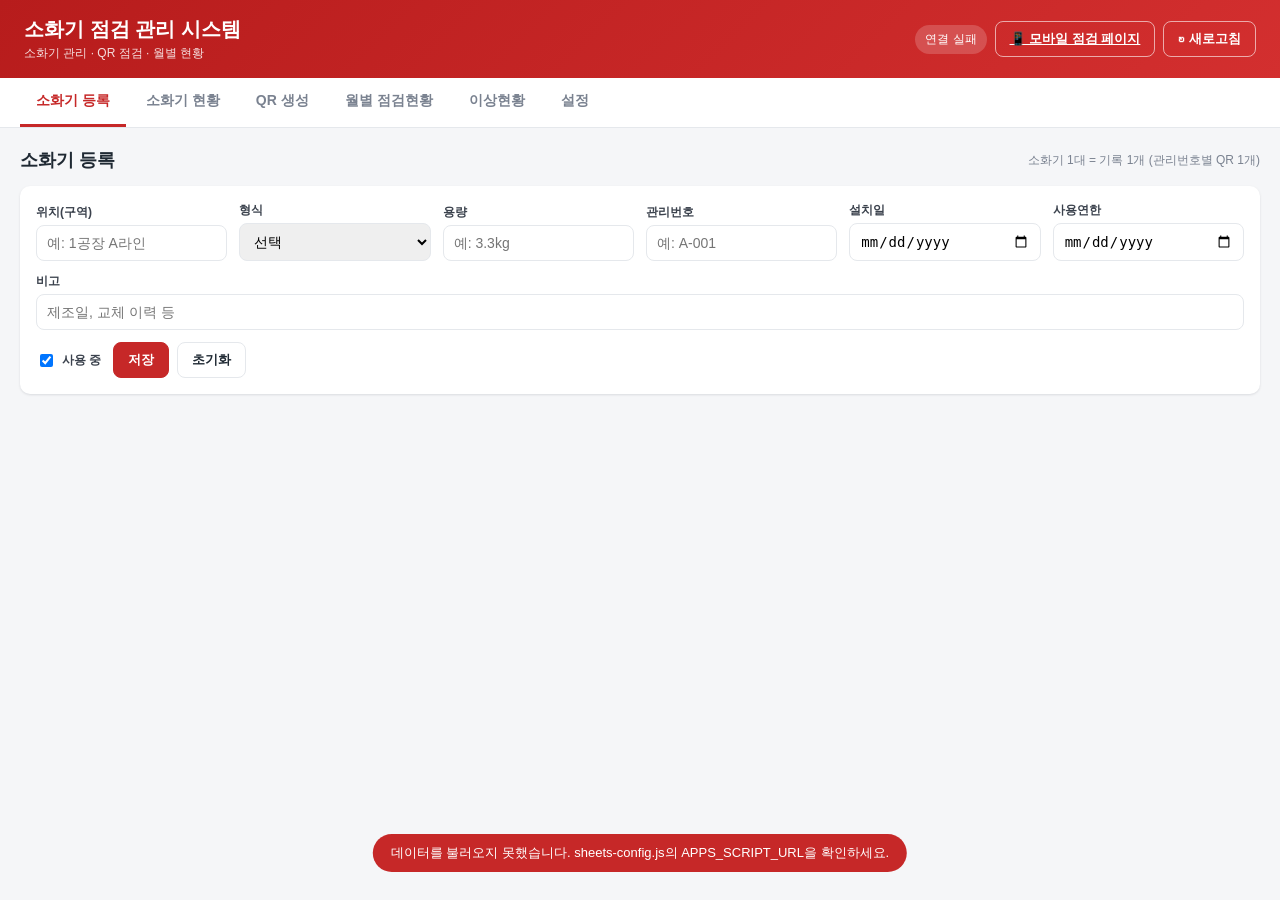
<file: index.html>
<!DOCTYPE html>
<html lang="ko">
<head>
  <meta charset="UTF-8" />
  <meta name="viewport" content="width=device-width, initial-scale=1.0" />
  <title>소화기 점검 관리 시스템</title>
  <link rel="stylesheet" href="./index.css" />
</head>
<body>
  <header class="topbar">
    <div class="topbar-left">
      <h1 id="siteTitle">소화기 점검 관리 시스템</h1>
      <p class="subtitle">소화기 관리 · QR 점검 · 월별 현황</p>
    </div>
    <div class="topbar-right">
      <span id="syncStatus" class="sync-status">데이터 로드 중…</span>
      <a class="btn btn-outline" href="./check.html" target="_blank">📱 모바일 점검 페이지</a>
      <button class="btn btn-outline" id="reloadBtn" type="button">↻ 새로고침</button>
    </div>
  </header>

  <nav class="tabs">
    <button class="tab active" data-tab="register" type="button">소화기 등록</button>
    <button class="tab" data-tab="ext" type="button">소화기 현황</button>
    <button class="tab" data-tab="qr" type="button">QR 생성</button>
    <button class="tab" data-tab="monthly" type="button">월별 점검현황</button>
    <button class="tab" data-tab="abnormal" type="button">이상현황</button>
    <button class="tab" data-tab="settings" type="button">설정</button>
  </nav>

  <main>
    <!-- ============ 소화기 등록 ============ -->
    <section id="tab-register" class="tab-panel active">
      <div class="panel-head">
        <h2>소화기 등록</h2>
        <span class="muted">소화기 1대 = 기록 1개 (관리번호별 QR 1개)</span>
      </div>

      <form id="extForm" class="card ext-form" autocomplete="off">
        <input type="hidden" id="extId" />
        <div class="field">
          <label for="extLocation">위치(구역)</label>
          <input id="extLocation" type="text" placeholder="예: 1공장 A라인" required />
        </div>
        <div class="field">
          <label for="extType">형식</label>
          <select id="extType">
            <option value="">선택</option>
            <option value="ABC분말">ABC분말</option>
            <option value="BC분말">BC분말</option>
            <option value="CO2">CO2</option>
            <option value="청정소화약제">청정소화약제</option>
            <option value="포소화기">포소화기</option>
            <option value="물소화기">물소화기</option>
            <option value="__custom__">직접 입력</option>
          </select>
          <input id="extTypeCustom" type="text" placeholder="형식을 직접 입력" style="display:none" />
        </div>
        <div class="field">
          <label for="extCapacity">용량</label>
          <input id="extCapacity" type="text" list="extCapacityList" placeholder="예: 3.3kg" />
          <datalist id="extCapacityList">
            <option value="3.3kg"></option>
            <option value="4.5kg"></option>
            <option value="6.0kg"></option>
            <option value="20kg"></option>
            <option value="2.0L"></option>
            <option value="3.0L"></option>
            <option value="9.0L"></option>
          </datalist>
        </div>
        <div class="field">
          <label for="extMgmtNo">관리번호</label>
          <input id="extMgmtNo" type="text" placeholder="예: A-001" required />
        </div>
        <div class="field">
          <label for="extInstalled">설치일</label>
          <input id="extInstalled" type="date" />
        </div>
        <div class="field">
          <label for="extExpiry">사용연한</label>
          <input id="extExpiry" type="date" />
        </div>
        <div class="field field-wide">
          <label for="extNote">비고</label>
          <input id="extNote" type="text" placeholder="제조일, 교체 이력 등" />
        </div>
        <div class="field field-check">
          <label><input id="extActive" type="checkbox" checked /> 사용 중</label>
        </div>
        <div class="form-actions">
          <button class="btn btn-primary" type="submit">저장</button>
          <button class="btn" type="button" id="extResetBtn">초기화</button>
        </div>
      </form>
    </section>

    <!-- ============ 소화기 현황 ============ -->
    <section id="tab-ext" class="tab-panel">
      <div class="panel-head">
        <h2>소화기 현황</h2>
        <span class="muted">등록된 소화기 목록 (수정/삭제 가능)</span>
      </div>

      <div class="table-wrap card">
        <table class="data-table" id="extTable">
          <thead>
            <tr>
              <th>관리번호</th><th>위치</th><th>형식</th><th>용량</th><th>설치일</th><th>사용연한</th><th>비고</th><th>상태</th><th>관리</th>
            </tr>
          </thead>
          <tbody id="extTbody"></tbody>
        </table>
        <p class="muted" id="extCount"></p>
      </div>
    </section>

    <!-- ============ QR 생성 ============ -->
    <section id="tab-qr" class="tab-panel">
      <div class="panel-head">
        <h2>점검용 QR 코드 생성</h2>
        <span class="muted">QR을 소화기에 부착하고, 폰으로 인식하면 점검 페이지가 열립니다.</span>
      </div>

      <div class="card qr-controls">
        <div class="qr-controls-row">
          <button class="btn" type="button" id="qrSelectAll">전체 선택</button>
          <button class="btn" type="button" id="qrSelectNone">전체 해제</button>
          <span class="spacer"></span>
          <button class="btn btn-primary" type="button" id="qrGenerateSelected">선택 QR 생성</button>
          <button class="btn btn-primary" type="button" id="qrGenerateAll">전체 QR 생성</button>
          <button class="btn" type="button" id="qrDownloadAll">⬇ 전체 이미지 다운로드</button>
          <label class="qr-per-page" for="qrPerPage">
            한 장당 <input id="qrPerPage" type="number" min="1" max="32" step="1" value="8" /> 개
          </label>
          <button class="btn btn-print" type="button" id="qrPrint">🖨 인쇄</button>
        </div>
        <p class="muted" id="qrUrlHint">QR에는 설정 탭의 "점검 페이지 URL(check_url_base)" + /check.html?id=관리ID 가 기록됩니다.</p>
      </div>

      <div class="card">
        <div class="ext-select-list" id="qrExtList"></div>
      </div>

      <div id="qrGrid" class="qr-grid"></div>
    </section>

    <!-- ============ 월별 점검현황 ============ -->
    <section id="tab-monthly" class="tab-panel">
      <div class="panel-head">
        <h2>월별 점검현황</h2>
        <div class="month-picker">
          <input type="month" id="monthInput" />
          <button class="btn" type="button" id="monthlyPrintBtn">🖨 인쇄</button>
        </div>
      </div>

      <div class="summary-cards" id="monthlySummary"></div>
      <p class="muted" id="monthlyHint">목록의 행을 더블클릭하면 점검기록을 수동으로 등록/수정할 수 있습니다. (미점검·이상발견 항목에 유용)</p>

      <div class="table-wrap card">
        <table class="data-table" id="monthlyTable">
          <thead>
            <tr>
              <th>관리번호</th><th>위치</th><th>형식</th><th>점검상태</th><th>최근점검일</th><th>점검자</th><th>결과</th><th>이상항목</th>
            </tr>
          </thead>
          <tbody id="monthlyTbody"></tbody>
        </table>
        <p class="muted" id="monthlyEmpty"></p>
      </div>
    </section>

    <!-- ============ 이상현황 ============ -->
    <section id="tab-abnormal" class="tab-panel">
      <div class="panel-head">
        <h2>이상현황</h2>
        <div class="month-picker">
          <select id="abnormalMonth"></select>
        </div>
      </div>

      <div class="table-wrap card">
        <table class="data-table" id="abnormalTable">
          <thead>
            <tr>
              <th>점검일시</th><th>관리번호</th><th>위치</th><th>형식</th><th>점검자</th><th>이상항목(상세)</th><th>비고</th>
            </tr>
          </thead>
          <tbody id="abnormalTbody"></tbody>
        </table>
        <p class="muted" id="abnormalEmpty"></p>
      </div>
    </section>

    <!-- ============ 설정 ============ -->
    <section id="tab-settings" class="tab-panel">
      <div class="panel-head">
        <h2>설정</h2>
      </div>

      <form id="settingsForm" class="card settings-form" autocomplete="off">
        <div class="field">
          <label for="setSiteName">사이트명(화면 제목)</label>
          <input id="setSiteName" type="text" />
        </div>
        <div class="field field-wide">
          <label for="setCheckUrl">점검 페이지 URL (check_url_base)</label>
          <input id="setCheckUrl" type="text" placeholder="예: https://계정.github.io/저장소" />
          <p class="hint">QR 코드에 기록되는 기본 주소입니다. 마지막 슬래시(/)는 빼고 입력하세요.</p>
        </div>
        <div class="form-actions">
          <button class="btn btn-primary" type="submit">저장</button>
        </div>
      </form>

      <div class="card info-box">
        <h3>연동 정보</h3>
        <p>데이터는 구글 스프레드시트 <b>'소화기점검'</b>에 저장됩니다. 연결 주소는
          <code>public/sheets-config.js</code> 파일의 <code>APPS_SCRIPT_URL</code>에 입력하세요.
          (Apps Script 배포 후 나오는 <code>/exec</code> 주소)</p>
      </div>
    </section>
  </main>

  <!-- ============ 월별 점검결과 인쇄 영역 ============ -->
  <div id="monthlyPrintArea" class="print-area"></div>

  <!-- ============ 점검기록 수동 등록/수정 모달 ============ -->
  <div id="inspectModal" class="modal-overlay" hidden>
    <div class="modal" role="dialog" aria-modal="true">
      <h3>점검기록 수동 등록/수정</h3>
      <p class="modal-ext" id="modalExtInfo"></p>

      <input type="hidden" id="modalInspId" />
      <input type="hidden" id="modalExtId" />

      <div class="modal-grid">
        <div class="modal-field">
          <label for="modalInspector">점검자</label>
          <input id="modalInspector" type="text" placeholder="이름 입력" />
        </div>
        <div class="modal-field">
          <label for="modalDatetime">점검일시</label>
          <input id="modalDatetime" type="datetime-local" />
        </div>
      </div>

      <div class="modal-items" id="modalItems"></div>

      <div class="modal-field">
        <label for="modalNote">비고</label>
        <textarea id="modalNote" rows="2" placeholder="조치사항, 특이사항 등"></textarea>
      </div>

      <div class="modal-actions">
        <button class="btn" type="button" id="modalCancelBtn">취소</button>
        <button class="btn btn-primary" type="button" id="modalSaveBtn">저장</button>
      </div>
    </div>
  </div>

  <div id="toast" class="toast"></div>

  <script src="./vendor/qrcode.min.js"></script>
  <script src="./vendor/jszip.min.js"></script>
  <script type="module" src="./index.js"></script>
</body>
</html>
</file>
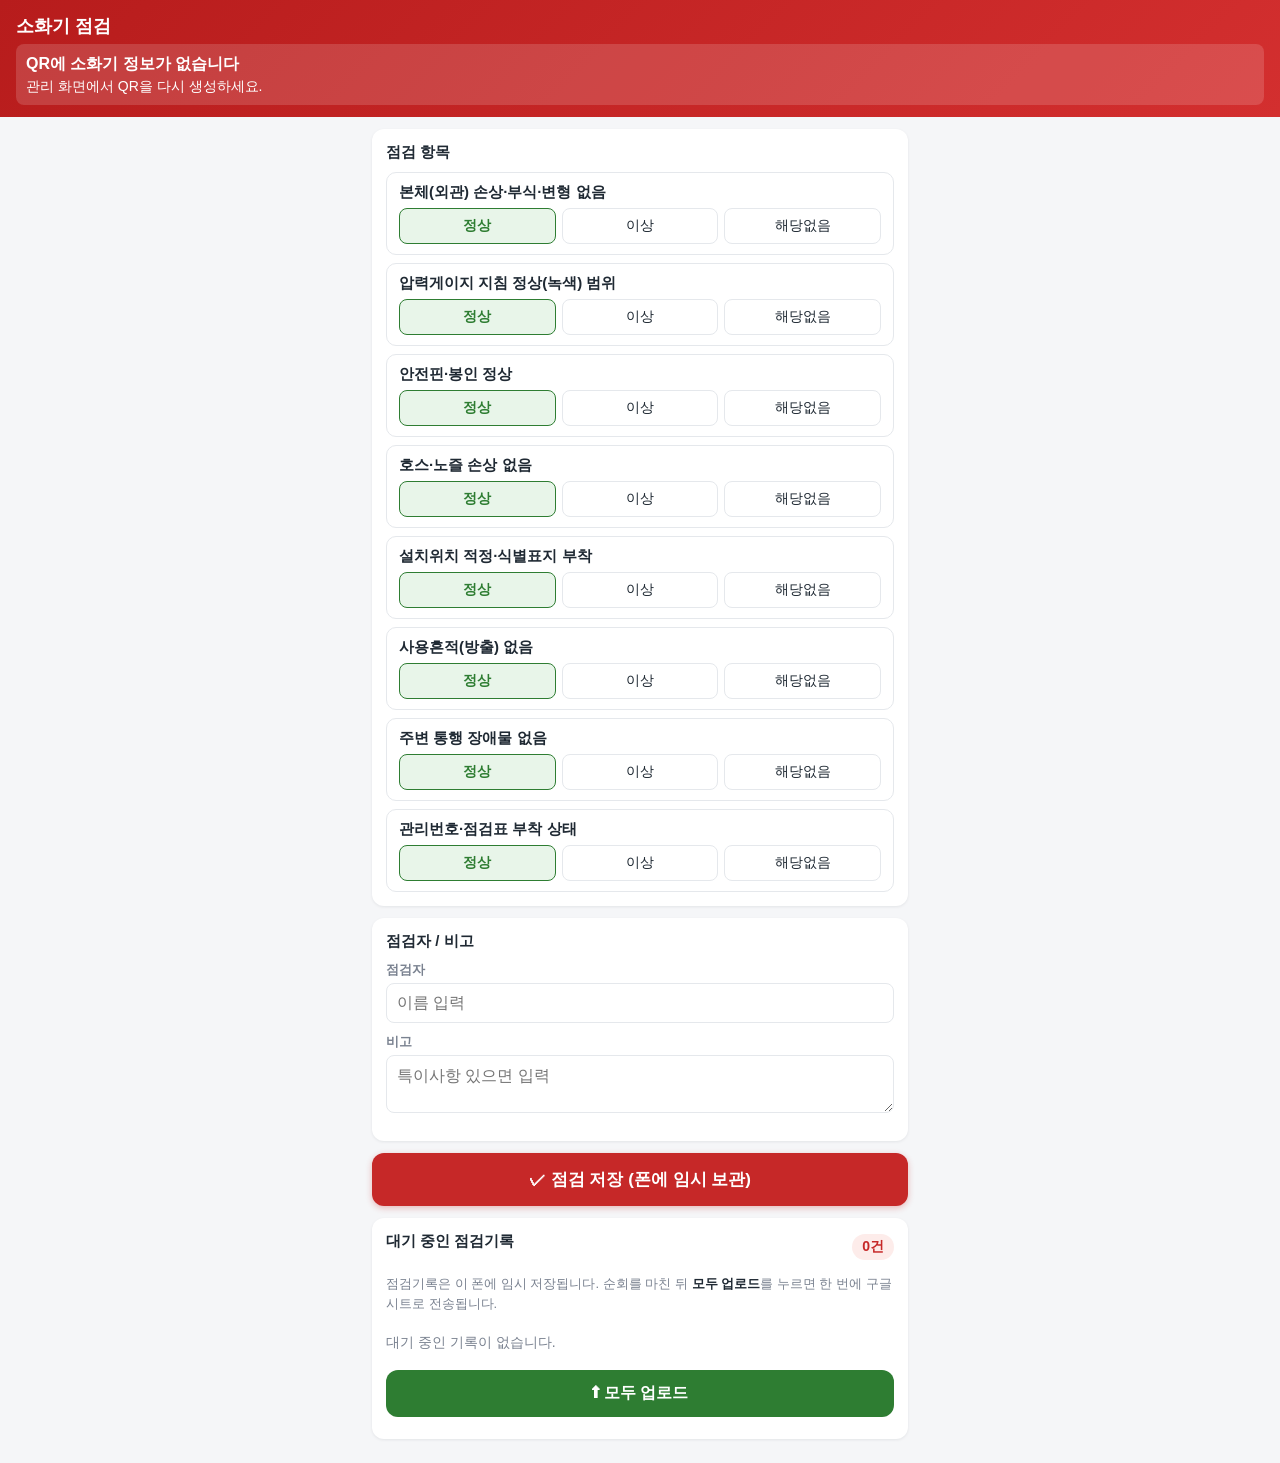
<file: check.html>
<!DOCTYPE html>
<html lang="ko">
<head>
  <meta charset="UTF-8" />
  <meta name="viewport" content="width=device-width, initial-scale=1.0, maximum-scale=1.0, user-scalable=no" />
  <meta name="theme-color" content="#c62828" />
  <title>소화기 점검</title>
  <link rel="stylesheet" href="./check.css" />
</head>
<body>
  <header class="m-header">
    <h1 id="mTitle">소화기 점검</h1>
    <div id="extInfo" class="ext-info">소화기 정보 불러오는 중…</div>
  </header>

  <main class="m-main">
    <form id="checkForm" autocomplete="off">
      <div class="card">
        <div class="card-title">점검 항목</div>
        <div id="itemList" class="item-list"></div>
      </div>

      <div class="card">
        <div class="card-title">점검자 / 비고</div>
        <div class="field">
          <label for="inspector">점검자</label>
          <input id="inspector" type="text" placeholder="이름 입력" />
        </div>
        <div class="field">
          <label for="note">비고</label>
          <textarea id="note" rows="2" placeholder="특이사항 있으면 입력"></textarea>
        </div>
      </div>

      <button type="submit" class="save-btn">✓ 점검 저장 (폰에 임시 보관)</button>
    </form>

    <div class="card queue-card">
      <div class="queue-head">
        <div class="card-title">대기 중인 점검기록</div>
        <span id="queueCount" class="queue-badge">0건</span>
      </div>
      <p class="muted">점검기록은 이 폰에 임시 저장됩니다. 순회를 마친 뒤 <b>모두 업로드</b>를 누르면 한 번에 구글 시트로 전송됩니다.</p>
      <div id="queueList" class="queue-list"></div>
      <button type="button" id="uploadBtn" class="upload-btn">⬆ 모두 업로드</button>
      <p id="uploadStatus" class="muted upload-status"></p>
    </div>
  </main>

  <div id="toast" class="toast"></div>
  <script type="module" src="./check.js"></script>
</body>
</html>
</file>
<file: index.css>
:root {
  --primary: #c62828;
  --primary-dark: #8e1b1b;
  --primary-light: #fdecea;
  --green: #2e7d32;
  --green-light: #e8f5e9;
  --amber: #ef6c00;
  --amber-light: #fff3e0;
  --gray-100: #f5f6f8;
  --gray-200: #e5e8ec;
  --gray-500: #7a8290;
  --gray-700: #3b424d;
  --text: #1f2933;
  --radius: 10px;
  --shadow: 0 1px 3px rgba(16, 24, 40, 0.08), 0 1px 2px rgba(16, 24, 40, 0.04);
}

* { box-sizing: border-box; }

body {
  margin: 0;
  font-family: "Malgun Gothic", "Apple SD Gothic Neo", "Noto Sans KR", sans-serif;
  color: var(--text);
  background: var(--gray-100);
  font-size: 14px;
}

/* ---------- 상단 바 ---------- */
.topbar {
  display: flex;
  align-items: center;
  justify-content: space-between;
  flex-wrap: wrap;
  gap: 12px;
  background: linear-gradient(135deg, #b71c1c, #d32f2f);
  color: #fff;
  padding: 16px 24px;
}
.topbar h1 { margin: 0; font-size: 20px; }
.subtitle { margin: 2px 0 0; font-size: 12px; opacity: 0.85; }
.topbar-right { display: flex; align-items: center; gap: 8px; flex-wrap: wrap; }
.sync-status {
  font-size: 12px;
  background: rgba(255, 255, 255, 0.18);
  padding: 6px 10px;
  border-radius: 20px;
}

/* ---------- 버튼 ---------- */
.btn {
  border: 1px solid var(--gray-200);
  background: #fff;
  color: var(--text);
  padding: 8px 14px;
  border-radius: 8px;
  cursor: pointer;
  font-size: 13px;
  font-weight: 600;
  transition: all 0.15s;
}
.btn:hover { border-color: var(--primary); color: var(--primary); }
.btn-primary { background: var(--primary); border-color: var(--primary); color: #fff; }
.btn-primary:hover { background: var(--primary-dark); border-color: var(--primary-dark); color: #fff; }
.btn-print { background: var(--gray-700); border-color: var(--gray-700); color: #fff; }
.btn-print:hover { background: #1f2933; color: #fff; }
.btn-outline { background: transparent; border-color: rgba(255, 255, 255, 0.6); color: #fff; }
.btn-outline:hover { border-color: #fff; color: #fff; background: rgba(255, 255, 255, 0.12); }
.btn-danger { background: #fff; border-color: var(--primary); color: var(--primary); }
.btn-danger:hover { background: var(--primary); color: #fff; }

/* ---------- 탭 ---------- */
.tabs {
  display: flex;
  gap: 4px;
  background: #fff;
  border-bottom: 1px solid var(--gray-200);
  padding: 0 20px;
  overflow-x: auto;
}
.tab {
  border: none;
  background: none;
  padding: 14px 16px;
  cursor: pointer;
  font-size: 14px;
  font-weight: 600;
  color: var(--gray-500);
  border-bottom: 3px solid transparent;
  white-space: nowrap;
}
.tab:hover { color: var(--primary); }
.tab.active { color: var(--primary); border-bottom-color: var(--primary); }

main { padding: 20px; max-width: 1280px; margin: 0 auto; }

.tab-panel { display: none; }
.tab-panel.active { display: block; }

.panel-head {
  display: flex;
  align-items: center;
  justify-content: space-between;
  flex-wrap: wrap;
  gap: 10px;
  margin-bottom: 14px;
}
.panel-head h2 { margin: 0; font-size: 18px; }

.card {
  background: #fff;
  border-radius: var(--radius);
  box-shadow: var(--shadow);
  padding: 16px;
  margin-bottom: 16px;
}

.muted { color: var(--gray-500); font-size: 12px; }
.hint { margin: 4px 0 0; font-size: 12px; color: var(--gray-500); }

/* ---------- 폼 ---------- */
.ext-form, .settings-form {
  display: flex;
  flex-wrap: wrap;
  gap: 12px;
  align-items: flex-end;
}
.field { display: flex; flex-direction: column; gap: 4px; flex: 1 1 160px; }
.field-wide { flex: 1 1 100%; }
.field-check { flex: 0 0 auto; align-items: flex-start; justify-content: flex-end; }
.field-check label { display: flex; align-items: center; gap: 6px; padding: 8px 0; }
.field label { font-size: 12px; font-weight: 600; color: var(--gray-700); }
.field input[type="text"], .field input[type="date"], .field select {
  border: 1px solid var(--gray-200);
  border-radius: 8px;
  padding: 9px 10px;
  font-size: 14px;
  width: 100%;
}
.field input:focus, .field select:focus { outline: 2px solid var(--primary-light); border-color: var(--primary); }
.form-actions { display: flex; gap: 8px; align-items: center; }

/* ---------- 테이블 ---------- */
.table-wrap { overflow-x: auto; }
.data-table { width: 100%; border-collapse: collapse; }
.data-table th, .data-table td {
  text-align: left;
  padding: 10px 12px;
  border-bottom: 1px solid var(--gray-200);
  white-space: nowrap;
}
.data-table th { background: var(--gray-100); font-size: 12px; color: var(--gray-700); }
.data-table tbody tr:hover { background: #fafbfc; }

.badge { display: inline-block; padding: 2px 8px; border-radius: 12px; font-size: 12px; font-weight: 600; }
.badge-ok { background: var(--green-light); color: var(--green); }
.badge-bad { background: var(--primary-light); color: var(--primary); }
.badge-inactive { background: var(--gray-200); color: var(--gray-500); }
.badge-done { background: var(--green-light); color: var(--green); }
.badge-miss { background: var(--amber-light); color: var(--amber); }

/* ---------- 요약 카드 ---------- */
.summary-cards { display: grid; grid-template-columns: repeat(auto-fit, minmax(160px, 1fr)); gap: 12px; margin-bottom: 16px; }
.summary-card { background: #fff; border-radius: var(--radius); box-shadow: var(--shadow); padding: 16px; text-align: center; }
.summary-card .num { font-size: 26px; font-weight: 700; }
.summary-card .label { font-size: 12px; color: var(--gray-500); margin-top: 2px; }
.summary-card.tone-ok .num { color: var(--green); }
.summary-card.tone-miss .num { color: var(--amber); }
.summary-card.tone-bad .num { color: var(--primary); }

.summary-card.selectable { cursor: pointer; border: 2px solid transparent; transition: border-color 0.15s, transform 0.15s; }
.summary-card.selectable:hover { border-color: var(--gray-200); transform: translateY(-1px); }
.summary-card.selectable.active { border-color: var(--primary); }
.summary-card.selectable.active .label { color: var(--primary); font-weight: 700; }

/* ---------- QR ---------- */
.qr-controls-row { display: flex; align-items: center; gap: 8px; flex-wrap: wrap; }
.spacer { flex: 1; }
.qr-per-page { display: inline-flex; align-items: center; gap: 6px; font-size: 13px; color: var(--gray-700); font-weight: 600; }
.qr-per-page input {
  width: 60px;
  border: 1px solid var(--gray-200);
  border-radius: 8px;
  padding: 7px 8px;
  font-size: 13px;
  text-align: center;
}

.ext-select-list { display: grid; grid-template-columns: repeat(auto-fill, minmax(240px, 1fr)); gap: 8px; max-height: 300px; overflow-y: auto; }
.ext-select-item { display: flex; align-items: center; gap: 8px; padding: 8px 10px; border: 1px solid var(--gray-200); border-radius: 8px; cursor: pointer; }
.ext-select-item:hover { border-color: var(--primary); }
.ext-select-item .no { font-weight: 700; }
.ext-select-item .meta { font-size: 12px; color: var(--gray-500); }

.qr-grid { display: grid; grid-template-columns: repeat(auto-fill, minmax(220px, 1fr)); gap: 16px; margin-top: 8px; }
.qr-card {
  background: #fff;
  border: 1px solid var(--gray-200);
  border-radius: var(--radius);
  padding: 16px;
  text-align: center;
  page-break-inside: avoid;
  break-inside: avoid;
}
.qr-card .qr-img { display: inline-block; }
.qr-card .qr-img img, .qr-card .qr-img canvas { max-width: 100%; }
.qr-info { margin-top: 10px; }
.qr-info .qr-no { font-size: 18px; font-weight: 700; color: var(--primary); }
.qr-info .qr-loc { font-size: 13px; color: var(--text); margin-top: 2px; }
.qr-info .qr-type { font-size: 12px; color: var(--gray-500); }
.qr-dl-btn { margin-top: 10px; }

/* ---------- 월 선택 ---------- */
.month-picker input, .month-picker select {
  border: 1px solid var(--gray-200);
  border-radius: 8px;
  padding: 8px 10px;
  font-size: 14px;
}

.info-box { border-left: 4px solid var(--primary); }
.info-box h3 { margin: 0 0 8px; font-size: 14px; }
.info-box p { margin: 4px 0; line-height: 1.6; }
.info-box code { background: var(--gray-100); padding: 1px 5px; border-radius: 4px; font-size: 12px; }

/* ---------- 토스트 ---------- */
.toast {
  position: fixed;
  left: 50%;
  bottom: 28px;
  transform: translateX(-50%) translateY(20px);
  background: var(--gray-700);
  color: #fff;
  padding: 10px 18px;
  border-radius: 24px;
  font-size: 13px;
  opacity: 0;
  pointer-events: none;
  transition: all 0.25s;
  z-index: 100;
}
.toast.show { opacity: 1; transform: translateX(-50%) translateY(0); }
.toast.error { background: var(--primary); }

/* ---------- 모달 ---------- */
.modal-overlay {
  position: fixed;
  inset: 0;
  background: rgba(15, 23, 42, 0.45);
  display: flex;
  align-items: center;
  justify-content: center;
  z-index: 50;
  padding: 16px;
}
.modal-overlay[hidden] { display: none; }
.modal {
  background: #fff;
  border-radius: 12px;
  width: 100%;
  max-width: 560px;
  max-height: 90vh;
  overflow-y: auto;
  padding: 20px;
  box-shadow: 0 10px 40px rgba(0, 0, 0, 0.25);
}
.modal h3 { margin: 0 0 4px; font-size: 17px; }
.modal-ext { color: var(--gray-500); font-size: 13px; margin: 0 0 14px; }

.modal-grid { display: flex; gap: 10px; flex-wrap: wrap; }
.modal-field { flex: 1 1 200px; margin-bottom: 10px; }
.modal-field label { display: block; font-size: 12px; font-weight: 600; color: var(--gray-700); margin-bottom: 4px; }
.modal-field input, .modal-field textarea {
  width: 100%;
  border: 1px solid var(--gray-200);
  border-radius: 8px;
  padding: 8px 10px;
  font-size: 14px;
  font-family: inherit;
}
.modal-field input:focus, .modal-field textarea:focus { outline: 2px solid var(--primary-light); border-color: var(--primary); }

.modal-items { display: flex; flex-direction: column; gap: 8px; margin-bottom: 12px; }
.modal-item { border: 1px solid var(--gray-200); border-radius: 8px; padding: 8px 10px; }
.modal-item-label { font-size: 13px; font-weight: 600; margin-bottom: 6px; }
.modal-item-opts { display: flex; gap: 6px; }
.modal-item-opts label {
  flex: 1;
  text-align: center;
  border: 1px solid var(--gray-200);
  border-radius: 6px;
  padding: 6px 0;
  font-size: 13px;
  cursor: pointer;
  position: relative;
}
.modal-item-opts input { position: absolute; opacity: 0; }
.modal-item-opts label.ok:has(input:checked) { background: var(--green-light); border-color: var(--green); color: var(--green); font-weight: 700; }
.modal-item-opts label.bad:has(input:checked) { background: var(--primary-light); border-color: var(--primary); color: var(--primary); font-weight: 700; }
.modal-item-opts label.na:has(input:checked) { background: var(--gray-100); border-color: var(--gray-500); color: var(--gray-500); font-weight: 700; }
.modal-item-detail {
  width: 100%;
  margin-top: 8px;
  border: 1px solid var(--primary);
  border-radius: 6px;
  padding: 6px 8px;
  font-size: 13px;
}
.modal-actions { display: flex; gap: 8px; justify-content: flex-end; margin-top: 14px; }

/* ---------- 인쇄 ---------- */
.print-area { display: none; }

/* 인쇄용 월별 보고서 스타일 */
.print-header h1 { font-size: 20px; margin: 0 0 6px; }
.print-meta { font-size: 12px; color: #333; margin: 0 0 12px; }
.print-summary { font-size: 13px; margin: 0 0 10px; }
.print-table { width: 100%; border-collapse: collapse; font-size: 12px; }
.print-table th, .print-table td { border: 1px solid #333; padding: 6px 8px; text-align: left; }
.print-table th { background: #f0f0f0; }
.print-sign { margin-top: 28px; font-size: 13px; display: flex; gap: 32px; flex-wrap: wrap; }

@media (max-width: 640px) {
  .topbar { padding: 12px 16px; }
  main { padding: 12px; }
  .field { flex: 1 1 100%; }
}
</file>
<file: check.css>
:root {
  --primary: #c62828;
  --primary-dark: #8e1b1b;
  --green: #2e7d32;
  --amber: #ef6c00;
  --gray-100: #f5f6f8;
  --gray-200: #e5e8ec;
  --gray-500: #7a8290;
  --text: #1f2933;
}

* { box-sizing: border-box; -webkit-tap-highlight-color: transparent; }

body {
  margin: 0;
  font-family: "Malgun Gothic", "Apple SD Gothic Neo", "Noto Sans KR", sans-serif;
  color: var(--text);
  background: var(--gray-100);
  font-size: 16px;
}

/* ---------- 헤더 ---------- */
.m-header {
  background: linear-gradient(135deg, #b71c1c, #d32f2f);
  color: #fff;
  padding: 14px 16px 12px;
  position: sticky;
  top: 0;
  z-index: 10;
}
.m-header h1 { margin: 0; font-size: 18px; }
.ext-info {
  margin-top: 6px;
  font-size: 14px;
  line-height: 1.5;
  background: rgba(255, 255, 255, 0.15);
  border-radius: 8px;
  padding: 8px 10px;
}
.ext-info .mgmt { font-weight: 700; font-size: 16px; }
.retry-btn {
  display: inline-block;
  margin-left: 6px;
  background: #fff;
  color: var(--primary);
  border: 1px solid #fff;
  border-radius: 6px;
  padding: 3px 8px;
  font-size: 13px;
  font-weight: 700;
  cursor: pointer;
}

.m-main { padding: 12px; max-width: 560px; margin: 0 auto; }

/* ---------- 카드 ---------- */
.card {
  background: #fff;
  border-radius: 12px;
  box-shadow: 0 1px 3px rgba(16, 24, 40, 0.08);
  padding: 14px;
  margin-bottom: 12px;
}
.card-title { font-size: 15px; font-weight: 700; margin-bottom: 10px; }

/* ---------- 점검 항목 ---------- */
.item-list { display: flex; flex-direction: column; gap: 8px; }
.item {
  border: 1px solid var(--gray-200);
  border-radius: 10px;
  padding: 10px 12px;
  transition: border-color 0.15s;
}
.item.has-bad { border-color: var(--primary); background: #fff7f6; }
.item-label { font-size: 15px; font-weight: 600; margin-bottom: 6px; }
.item-opts { display: flex; gap: 6px; }
.item-opts label {
  flex: 1;
  text-align: center;
  border: 1px solid var(--gray-200);
  border-radius: 8px;
  padding: 8px 0;
  font-size: 14px;
  cursor: pointer;
  position: relative;
}
.item-opts input { position: absolute; opacity: 0; }
.item-opts label:has(input:checked) { font-weight: 700; }
.item-opts label.ok:has(input:checked) { background: #e8f5e9; border-color: var(--green); color: var(--green); }
.item-opts label.bad:has(input:checked) { background: #fdecea; border-color: var(--primary); color: var(--primary); }
.item-opts label.na:has(input:checked) { background: var(--gray-100); border-color: var(--gray-500); color: var(--gray-500); }
.item-detail {
  display: none;
  width: 100%;
  margin-top: 8px;
  border: 1px solid var(--primary);
  border-radius: 8px;
  padding: 8px 10px;
  font-size: 14px;
}
.item-detail.show { display: block; }

/* ---------- 입력 ---------- */
.field { margin-bottom: 10px; }
.field label { display: block; font-size: 13px; font-weight: 600; color: var(--gray-500); margin-bottom: 4px; }
.field input, .field textarea {
  width: 100%;
  border: 1px solid var(--gray-200);
  border-radius: 8px;
  padding: 10px;
  font-size: 16px;
  font-family: inherit;
}
.field input:focus, .field textarea:focus { outline: 2px solid #fdecea; border-color: var(--primary); }

/* ---------- 버튼 ---------- */
.save-btn {
  width: 100%;
  background: var(--primary);
  color: #fff;
  border: none;
  border-radius: 12px;
  padding: 15px;
  font-size: 17px;
  font-weight: 700;
  cursor: pointer;
  box-shadow: 0 2px 6px rgba(198, 40, 40, 0.3);
  margin-bottom: 12px;
}
.save-btn:active { background: var(--primary-dark); }

.queue-head { display: flex; align-items: center; justify-content: space-between; }
.queue-badge {
  background: var(--primary-light, #fdecea);
  color: var(--primary);
  font-weight: 700;
  padding: 4px 10px;
  border-radius: 20px;
  font-size: 14px;
}
.queue-list { display: flex; flex-direction: column; gap: 6px; margin: 10px 0; }
.queue-item {
  display: flex;
  justify-content: space-between;
  align-items: center;
  border: 1px solid var(--gray-200);
  border-radius: 8px;
  padding: 8px 10px;
  font-size: 14px;
}
.queue-item .q-mgmt { font-weight: 700; }
.queue-item .q-time { color: var(--gray-500); font-size: 12px; }
.queue-empty { color: var(--gray-500); font-size: 14px; margin: 8px 0; }

.upload-btn {
  width: 100%;
  background: var(--green);
  color: #fff;
  border: none;
  border-radius: 12px;
  padding: 13px;
  font-size: 16px;
  font-weight: 700;
  cursor: pointer;
}
.upload-btn:disabled { background: var(--gray-500); cursor: wait; }
.upload-status { margin: 8px 0 0; text-align: center; }

.muted { color: var(--gray-500); font-size: 13px; line-height: 1.5; }
.muted b { color: var(--text); }

/* ---------- 토스트 ---------- */
.toast {
  position: fixed;
  left: 50%;
  bottom: 24px;
  transform: translateX(-50%) translateY(20px);
  background: #333;
  color: #fff;
  padding: 12px 20px;
  border-radius: 24px;
  font-size: 15px;
  opacity: 0;
  pointer-events: none;
  transition: all 0.25s;
  z-index: 100;
  max-width: 90%;
}
.toast.show { opacity: 1; transform: translateX(-50%) translateY(0); }
.toast.error { background: var(--primary); }
</file>
